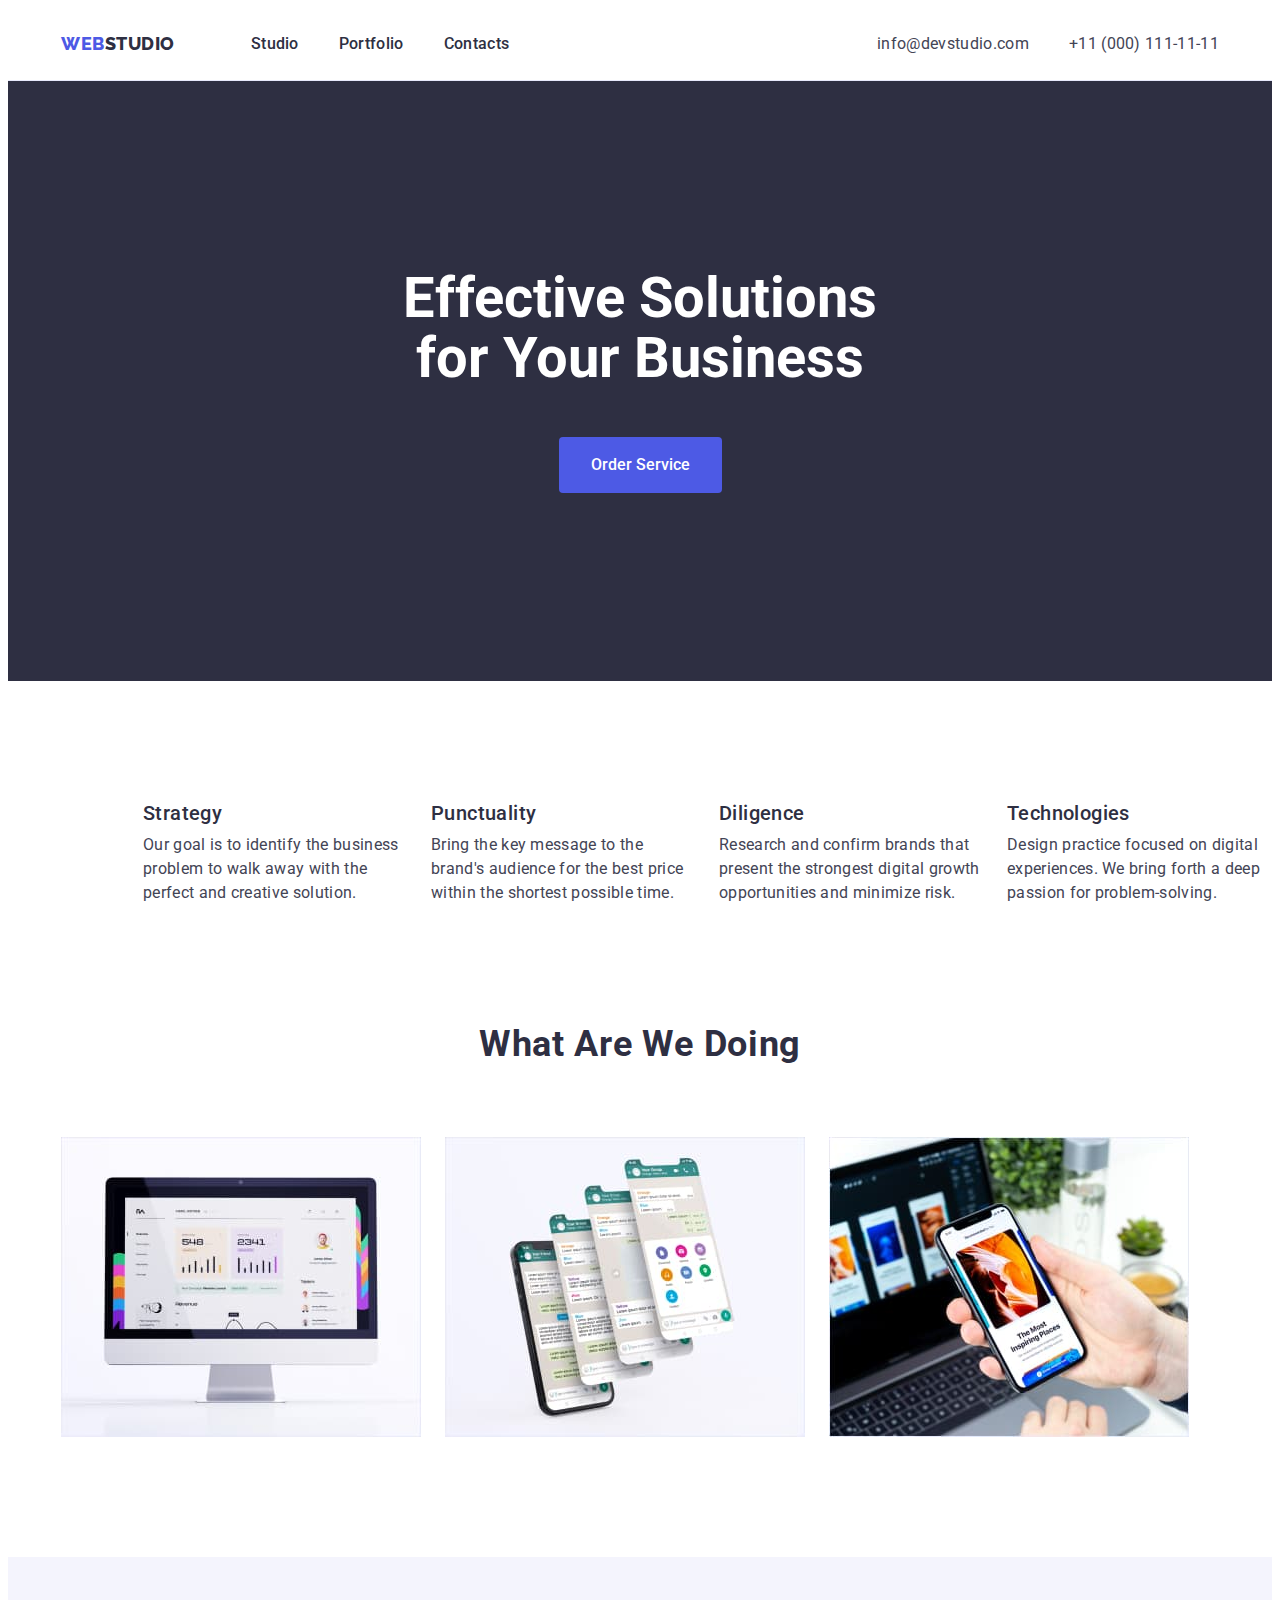
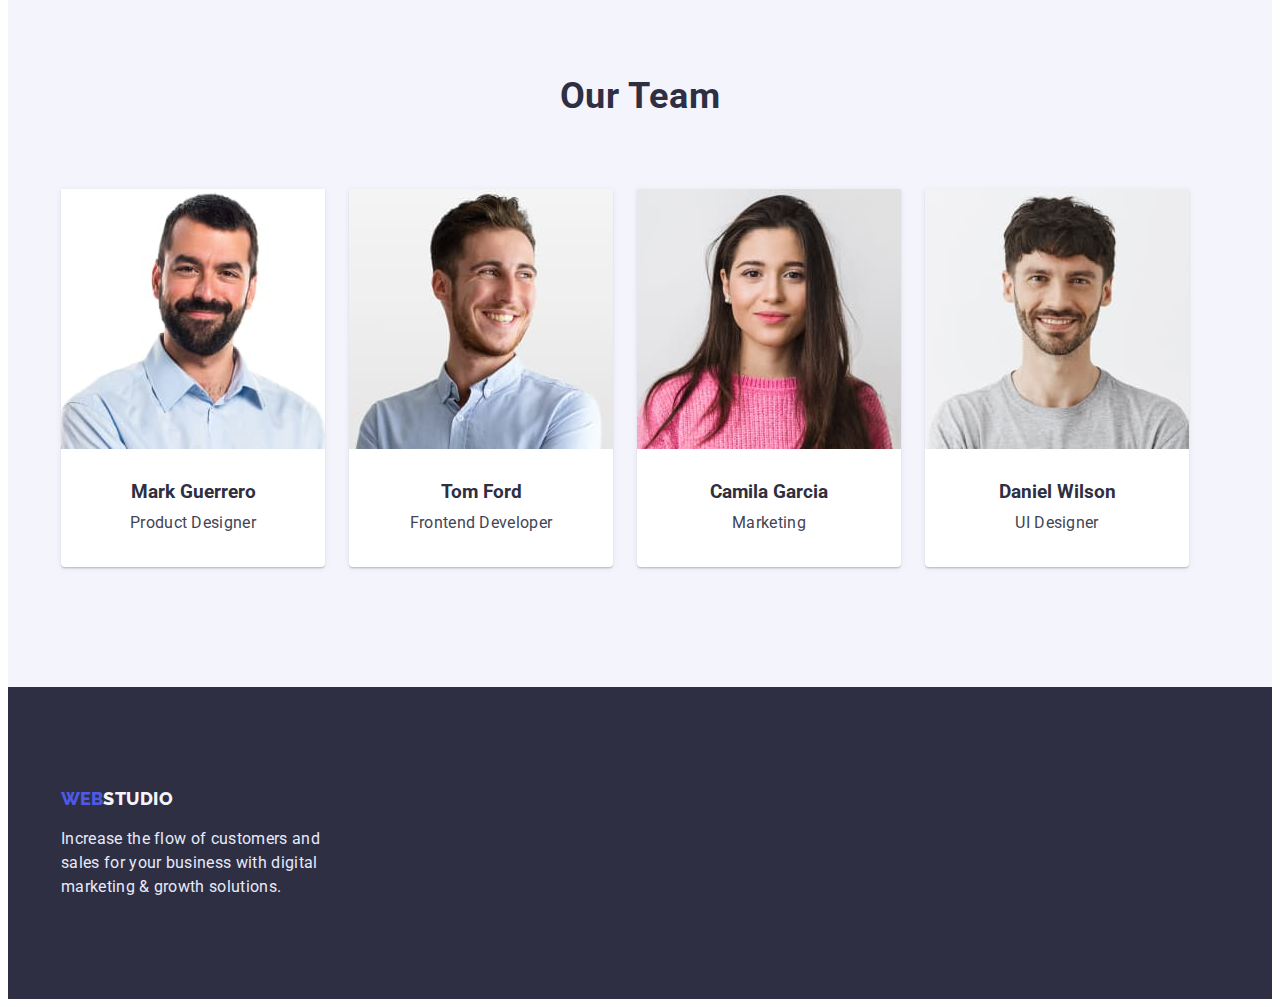
<file: index.html>
<!DOCTYPE html>
<html lang="en">
  <head>
    <meta charset="UTF-8" />
    <meta http-equiv="X-UA-Compatible" content="IE=edge" />
    <meta name="viewport" content="width=device-width, initial-scale=1.0" />
    <link rel="preconnect" href="https://fonts.googleapis.com" />
    <link rel="preconnect" href="https://fonts.gstatic.com" crossorigin />
    <link
      href="https://fonts.googleapis.com/css2?family=Raleway:wght@800&family=Roboto:wght@400;500;700;900&display=swap"
      rel="stylesheet"
    />
    <link
      rel="stylesheet"
      href="https://cdnjs.cloudflare.com/ajax/libs/modern-normalize/1.1.0/modern-normalize.min.css"
      integrity="sha512-wpPYUAdjBVSE4KJnH1VR1HeZfpl1ub8YT/NKx4PuQ5NmX2tKuGu6U/JRp5y+Y8XG2tV+wKQpNHVUX03MfMFn9Q=="
      crossorigin="anonymous"
      referrerpolicy="no-referrer"
    />
    <link rel="stylesheet" href="./css/styles.css" />
    <title>Студія</title>
  </head>
  <body>
    <header class="header-border">
      <div class="header-section container">
        <!-- nav block -->
        <a href="./index.html" class="logo-web"
          >Web<span class="logo-studio-color">Studio</span></a
        >
        <nav>
          <ul class="header-list">
            <li class="item">
              <a href="./index.html" class="header-link">Studio</a>
            </li>
            <li class="item">
              <a href="./portfolio.html" class="header-link">Portfolio</a>
            </li>
            <li class="item"><a href="" class="header-link">Contacts</a></li>
          </ul>
        </nav>
        <address class="header-contacts">
          <ul class="adress-list">
            <li class="item">
              <a href="mailto:info@devstudio.com" class="adress-link"
                >info@devstudio.com</a
              >
            </li>
            <li class="item">
              <a href="tel:+110001111111" class="adress-link"
                >+11 (000) 111-11-11</a
              >
            </li>
          </ul>
        </address>
      </div>
      <!-- Address block -->
    </header>
    <main>
      <!-- hero section -->
      <section class="hero-section">
       
          <h1 class="hero-title">Effective Solutions for Your Business</h1>
          <button type="button" class="order-button">Order Service</button>
      </section>
      <!-- main section -->
      <section class="advantage-section section">
        <div class="main container">
          <h2 class="visually-hidden">advantage</h2>
          <ul class="main-list">
            <li class="list-item">
              <h3 class="list-title">Strategy</h3>
              <p class="article-text">
                Our goal is to identify the business problem to walk away with
                the perfect and creative solution.
              </p>
            </li>
            <li class="list-item">
              <h3 class="list-title">Punctuality</h3>
              <p class="article-text">
                Bring the key message to the brand's audience for the best price
                within the shortest possible time.
              </p>
            </li>
            <li class="list-item">
              <h3 class="list-title">Diligence</h3>
              <p class="article-text">
                Research and confirm brands that present the strongest digital
                growth opportunities and minimize risk.
              </p>
            </li>
            <li class="list-item">
              <h3 class="list-title">Technologies</h3>
              <p class="article-text">
                Design practice focused on digital experiences. We bring forth a
                deep passion for problem-solving.
              </p>
            </li>
          </ul>
        </div>
        </section>
      <!-- </section> -->
      <!-- <section class="examples-section"> -->
        <section class="examples-section">
        <div class="examples container">
          <h2 class="examples-section-title">What are we doing</h2>
          <ul class="examples-list">
            <li class="item">
              <img src="./images/desktop.jpg" alt="desktop" width="360" class="examples-images"/>
            </li>
            <li class="item">
              <img src="./images/mobile.jpg" alt="mobile" width="360" class="examples-images" />
            </li>
            <li class="item">
              <img src="./images/blended.jpg" alt="blended" width="360" class="examples-images" />
            </li>
          </ul>
        </div>
      </section>
      <!-- OUR TEAM SECTION -->
      <section class="section-our-team">
        <div class=" container">
          <h2 class="team-title">Our Team</h2>
          <ul class="team-list">
            <li class="team-items">
              <img
                src="./images/mark-guerrero.jpg"
                alt="photo-Mark-Guerrero"
                width="264"
                class="team-image"
              />
              <h3 class="card-title">Mark Guerrero</h3>
              <p class="card-text">Product Designer</p>
            </li>
            <li class="team-items">
              <img
                src="./images/tom-ford.jpg"
                alt="photo-tom-ford"
                width="264"
                class="team-image" 
              />
              <h3 class="card-title">Tom Ford</h3>
              <p class="card-text">Frontend Developer</p>
            </li>
            <li class="team-items">
              <img
                src="./images/camila-garcia.jpg"
                alt="photo-Camila Garcia"
                width="264" class="team-image"
              />
              <h3 class="card-title">Camila Garcia</h3>
              <p class="card-text">Marketing</p>
            </li>
            <li class="team-items">
              <img
                src="./images/daniel-wilson.jpg"
                alt="photo-Daniel Wilson"
                width="264" class="team-image"
              />
              <h3 class="card-title">Daniel Wilson</h3>
              <p class="card-text">UI Designer</p>
            </li>
          </ul>
        </div>
      </section>
    </main>
    <footer>
      <section class="footer-section">
        <div class="footer container">
          <a href="./index.html" class="footer-logo"
            >Web<span class="footer-logo-studio-color">Studio</span></a
          >
          <p class="footer-text">
            Increase the flow of customers and sales for your business with
            digital marketing & growth solutions.
          </p>
        </div>
      </section>
    </footer>
  </body>
</html>
</file>
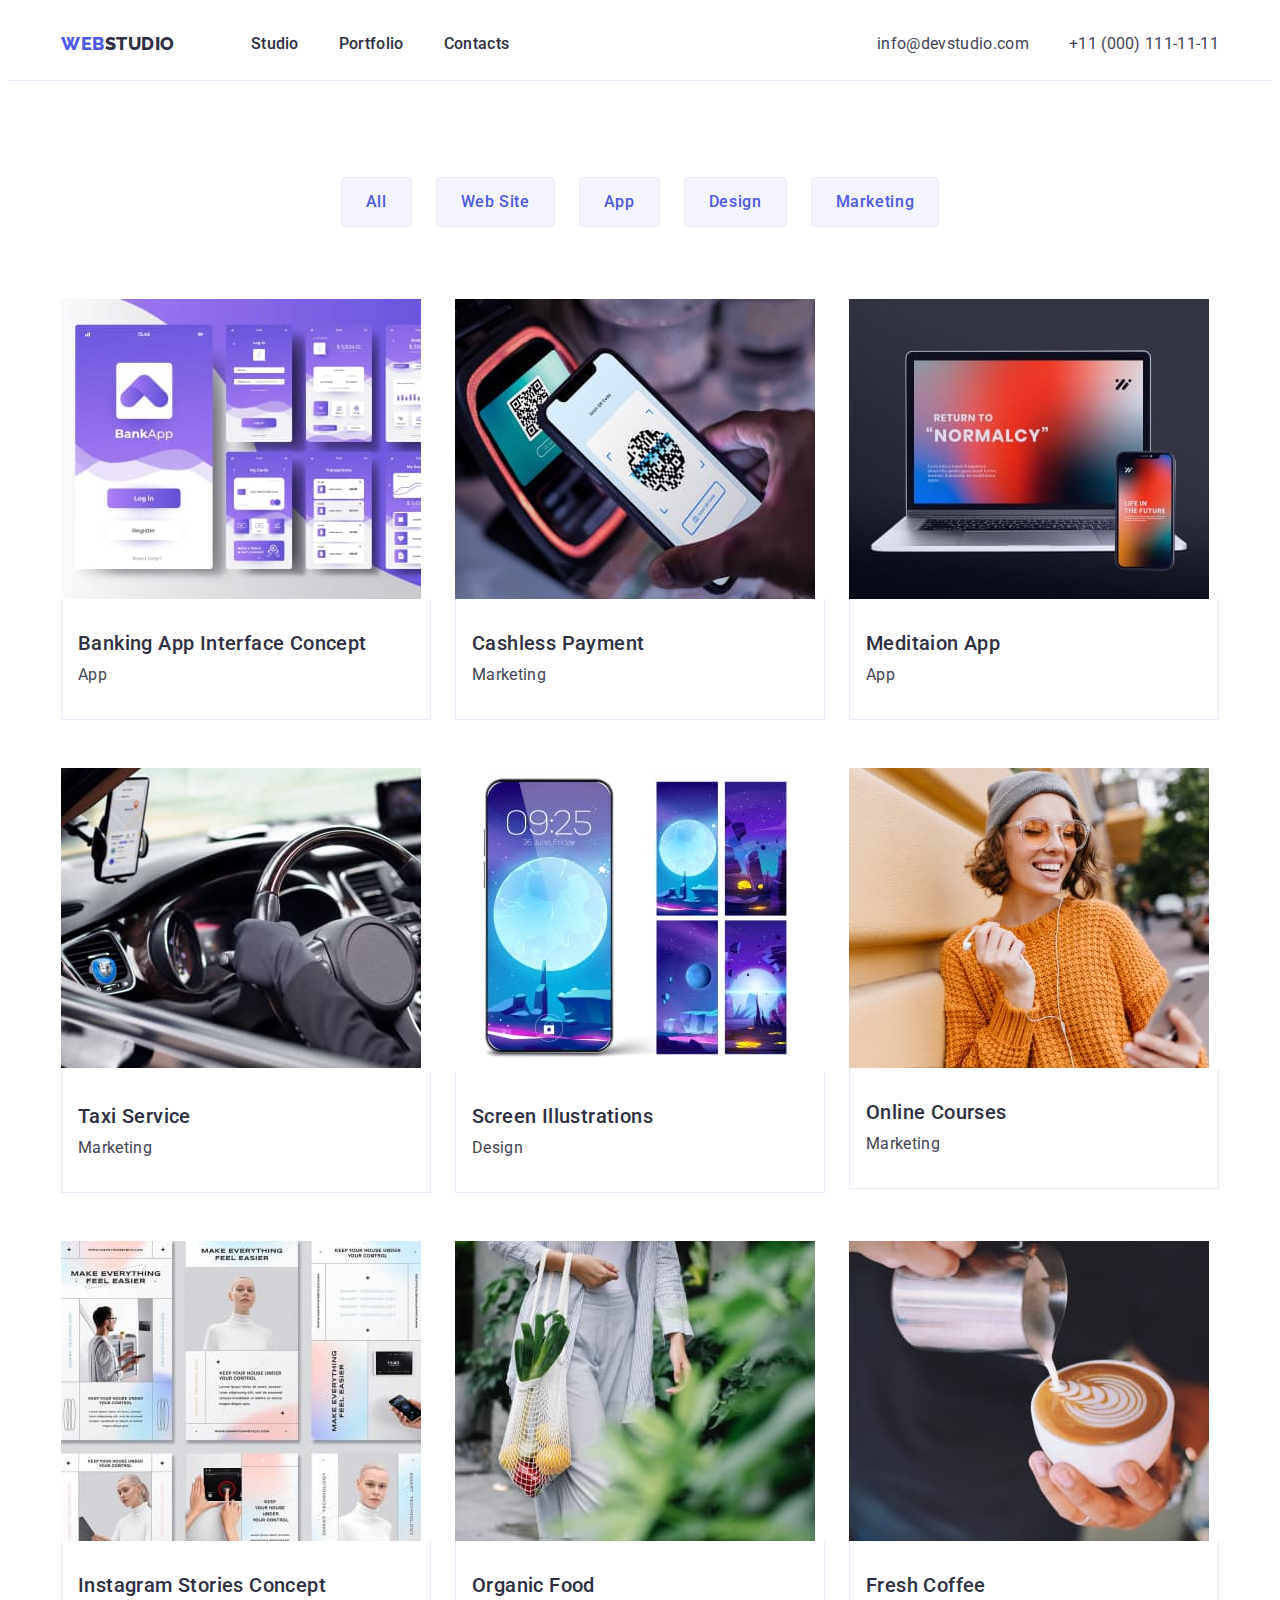
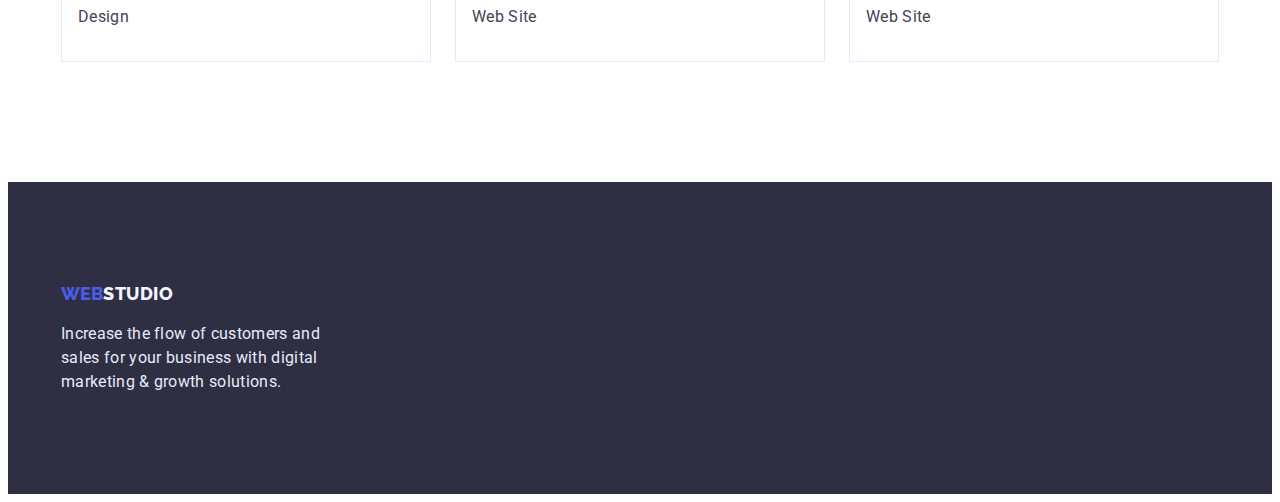
<file: portfolio.html>
<!DOCTYPE html>
<html lang="en">
  <head>
    <meta charset="UTF-8" />
    <meta http-equiv="X-UA-Compatible" content="IE=edge" />
    <meta name="viewport" content="width=device-width, initial-scale=1.0" />

    <link rel="preconnect" href="https://fonts.googleapis.com" />
    <link rel="preconnect" href="https://fonts.gstatic.com" crossorigin />
    <link
      href="https://fonts.googleapis.com/css2?family=Raleway:wght@800&family=Roboto:wght@400;500;700;900&display=swap"
      rel="stylesheet"
    />
    <link
      rel="stylesheet"
      href="https://cdnjs.cloudflare.com/ajax/libs/modern-normalize/1.1.0/modern-normalize.min.css"
      integrity="sha512-wpPYUAdjBVSE4KJnH1VR1HeZfpl1ub8YT/NKx4PuQ5NmX2tKuGu6U/JRp5y+Y8XG2tV+wKQpNHVUX03MfMFn9Q=="
      crossorigin="anonymous"
      referrerpolicy="no-referrer"
    />
    <link rel="stylesheet" href="./css/styles.css" />
    <title>Portfolio</title>
  </head>
  <body>
    <header class="header-border">
      <div class="header-section container">
        <!-- nav block -->
        <a href="./index.html" class="logo-web"
          >Web<span class="logo-studio-color">Studio</span></a
        >
        <nav>
          <ul class="header-list">
            <li class="item">
              <a href="./index.html" class="header-link">Studio</a>
            </li>
            <li class="item">
              <a href="./portfolio.html" class="header-link">Portfolio</a>
            </li>
            <li class="item"><a href="" class="header-link">Contacts</a></li>
          </ul>
        </nav>
        <address class="header-contacts">
          <ul class="adress-list">
            <li class="item">
              <a href="mailto:info@devstudio.com" class="adress-link"
                >info@devstudio.com</a
              >
            </li>
            <li class="item">
              <a href="tel:+110001111111" class="adress-link"
                >+11 (000) 111-11-11</a
              >
            </li>
          </ul>
        </address>
      </div>
      <!-- Address block -->
    </header>
    <main>
      <section class="portfolio-section">
        <div class="main container">
          <h1 class="visually-hidden">portfolio-main-page</h1>
          <ul class="portfolio-filtr">
            <li class="portfolio-item">
              <button type="button" class="portfolio-button">All</button>
            </li>
            <li class="portfolio-item">
              <button type="button" class="portfolio-button">Web Site</button>
            </li>
            <li class="portfolio-item">
              <button type="button" class="portfolio-button">App</button>
            </li>
            <li class="portfolio-item">
              <button type="button" class="portfolio-button">Design</button>
            </li>
            <li class="portfolio-item">
              <button type="button" class="portfolio-button">Marketing</button>
            </li>
          </ul>
          <!-- portfolio images -->
          <ul class="portfolio-images-list">
            <li class="images-item">
              <a href="" class="portfolio-link">
                <img
                  src="./images/banking-app.jpg"
                  alt="BankApp"
                  width="360"
                  class="portfolio-images"
                />
                <div class="border-card">
                  <h2 class="images-tittle">Banking App Interface Concept</h2>
                  <p class="article-text">App</p>
                </div>
              </a>
            </li>
            <li class="images-item">
              <a href="" class="portfolio-link">
                <img
                  src="./images/cashless-payment.jpg"
                  alt="PaymentApp"
                  width="360"
                  class="portfolio-images"
                />
                <div class="border-card">
                  <h2 class="images-tittle">Cashless Payment</h2>
                  <p class="article-text">Marketing</p>
                </div>
              </a>
            </li>
            <li class="images-item">
              <a href="" class="portfolio-link"
                ><img
                  src="./images/Meditaion-app.jpg"
                  alt="mobile-and-laptop-app"
                  width="360"
                  class="portfolio-images"
                />
                <div class="border-card">
                  <h2 class="images-tittle">Meditaion App</h2>
                  <p class="article-text">App</p>
                </div>
              </a>
            </li>
            <li class="images-item">
              <a href="" class="portfolio-link">
                <img
                  src="./images/taxi-service.jpg"
                  alt="taxi-driver"
                  width="360"
                />
                <div class="border-card">
                  <h2 class="images-tittle">Taxi Service</h2>
                  <p class="article-text">Marketing</p>
                </div></a
              >
            </li>
            <li class="images-item">
              <a href="" class="portfolio-link"
                ><img
                  src="./images/screen-illustrations.jpg"
                  alt="Illustrations"
                  width="360"
                />
                <div class="border-card">
                  <h2 class="images-tittle">Screen Illustrations</h2>
                  <p class="article-text">Design</p>
                </div></a
              >
            </li>
            <li class="images-item">
              <a href="" class="portfolio-link">
                <img
                  src="./images/online-courses.jpg"
                  alt="happy woman"
                  width="360"
                  class="portfolio-images"
                />
                <div class="border-card">
                  <h2 class="images-tittle">Online Courses</h2>
                  <p class="article-text">Marketing</p>
                </div></a
              >
            </li>
            <li class="images-item">
              <a href="" class="portfolio-link"
                ><img
                  src="./images/instagram-stories.jpg"
                  alt="stories-concept"
                  width="360"
                  class="portfolio-images"
                />
                <div class="border-card">
                  <h2 class="images-tittle">Instagram Stories Concept</h2>
                  <p class="article-text">Design</p>
                </div>
              </a>
            </li>
            <li class="images-item">
              <a href="" class="portfolio-link"
                ><img
                  src="./images/organic-food.jpg"
                  alt="fresh-food"
                  width="360"
                  class="portfolio-images"
                />
                <div class="border-card">
                  <h2 class="images-tittle">Organic Food</h2>
                  <p class="article-text">Web Site</p>
                </div>
              </a>
            </li>
            <li class="images-item">
              <a href="" class="portfolio-link"
                ><img
                  src="./images/fresh-coffee.jpg"
                  alt="fresh-coffee"
                  width="360"
                  class="portfolio-images"
                />
                <div class="border-card">
                  <h2 class="images-tittle">Fresh Coffee</h2>
                  <p class="article-text">Web Site</p>
                </div>
              </a>
            </li>
          </ul>
        </div>
      </section>
    </main>
    <footer>
      <section class="footer-section">
        <div class="footer container">
          <a href="./index.html" class="footer-logo"
            >Web<span class="footer-logo-studio-color">Studio</span></a
          >
          <p class="footer-text">
            Increase the flow of customers and sales for your business with
            digital marketing & growth solutions.
          </p>
        </div>
      </section>
    </footer>
  </body>
</html>
</file>
<file: css/styles.css>
:root{ --body-bg-color:#FFFFFF; 
    --main-text-color:#2E2F42;
    --text-color:#434455;
    --brand-color:#4D5AE5;
    --hover-color:#404BBF;
    --border-color:#E7E9FC;
    --white-text-color: #E7E9FC;
    --second-background-color:#2E2F42;
    --our-team-bg-color:#F4F4FD;
    --brand-color-white:#F4F4FD;
}
body {
    background-color: var(--body-bg-color);
    color: var(--main-text-color);
    font-family: 'Roboto', sans-serif;

}

.container{
   
    width: 1158px;
    margin: 0 auto;
    padding-left:15px;
    padding-right:15px;

}
.section{
    padding: 120px ;
}
/* header */

.header-border{
    border-bottom: 1px solid var(--border-color);}
.logo-studio-color{color:var(--main-text-color);}
.logo-web{ font-family: 'Raleway',sans-serif;
    font-weight: 800;
    font-size: 18px;
    line-height: 1.33;
    color:var(--brand-color);
    letter-spacing: 0.03em;
text-decoration: none;
text-transform: uppercase;
margin-right:76px;}

.header-section{
    display: flex;
    align-items: center;
}

.header-link {
    display: block;
    font-weight: 500;
    font-size: 16px;
    line-height:1.5;
letter-spacing: 0.02em;
color:var(--main-text-color);
 text-decoration: none;
padding: 24px 0;
}
.header-list{
    display:flex;
    list-style-type: none;
   padding: 0;
   margin: 0;
}

.header-list .item:not(:last-child){
 margin-right: 40px;
    }
.header-contacts{
    margin-left:auto;
    
}
.adress-list .item:not(:last-child) {
   margin-right:40px;
}
.main-nav{
    display: flex;
    align-items: center;
}
.header-link:hover,:focus{color:var(--hover-color);}

.adress-link{ display: block;
    font-style: normal;
    text-decoration: none;
    font-weight:400;
    font-size:16px;
    line-height:1.5;
color:var(--text-color);
letter-spacing: 0.02em;
padding: 24px 0;
}
.adress-list{
    display: flex;
    list-style-type: none;
   margin: 0;
   padding: 0;
    }


.adress-link:hover,:focus{color:var(--hover-color);}



/* Portfolio page */
.portfolio-section{
    padding-top: 96px;
    padding-bottom: 120px;
}
.portfolio-filtr{
    display: flex;
    justify-content: center;
list-style: none;
padding: 0;
margin: 0;

}
.portfolio-button{ font-family: inherit;
        font-weight: 500;
        font-size: 16px;
        line-height: 1.5;
        color:var(--brand-color);
         border: 1px solid  var(--border-color);
            border-radius:4px;
            letter-spacing:0.04em;
        padding: 12px 24px;
        background-color: var(--our-team-bg-color);
    }
    .portfolio-item:not(:last-child){
        margin-right: 24px;  
    }

 .portfolio-button:hover{background-color:var(--hover-color);
color:var(--body-bg-color);
cursor: pointer;
border-color: transparent;
}
.portfolio-button:focus{ background-color: var(--hover-color);
    color: var(--body-bg-color);
    border-color: transparent;

}
.portfolio-images-list{ display: flex;
    flex-wrap: wrap;
    list-style: none;
    gap:48px  24px;
    padding: 0;
    margin-top:72px;
    margin-bottom: 0;
   
   
}

.portfolio-link {
    background: var(--body-bg-color);
    width: 360px;
    letter-spacing: 0.02em;
    text-decoration: none;
}
.portfolio-images{
    display: block;
}
.images-tittle{
        font-weight: 500;
        font-size: 20px;
        line-height:1.2;
        letter-spacing: 0.02em;
        color: var(--main-text-color);
        margin: 0;
}
.images-item{
    flex-basis:calc(( 100% - 48px)/3);
}
.border-card{
    border-right: 1px solid var(--border-color);
    border-bottom: 1px solid var(--border-color);
    border-left: 1px solid var(--border-color);
    padding: 32px 16px;
}

/* Footer */
.footer-section{background-color: var(--second-background-color);
   padding-top: 100px;
   padding-bottom: 100px;
}
.footer-text{
    width: 264px;
    font-size: 16px;
    line-height:1.5;
letter-spacing: 0.02em;
color: var(--white-text-color);
margin-top:16px;
margin-bottom: 0;
margin-right: auto;}
.footer-logo{ 
    
    font-family: 'Raleway', sans-serif;
    font-weight: 800;
    font-size: 18px;
    line-height: 1.33;
    color: var(--brand-color);
    text-decoration: none;
    text-transform: uppercase;
}
.footer-logo-studio-color{
    font-family: 'Raleway' , sans-serif;
        font-weight: 800;
        font-size: 18px;
        line-height: 1.16;
        letter-spacing: 0.03em;
            text-transform: uppercase;
            color:var(--brand-color-white)
}



/* Hero Section */

.hero-section{background: var(--second-background-color);
    text-align: center;
padding-top:188px;
padding-bottom: 188px;
}
.hero-title{
    font-weight: 700;
    font-size: 56px;
    line-height:1.07;
color:var(--body-bg-color);
letter-spacing: 2%;
width: 496px;
margin:0 auto;
}
.order-button{
    background-color:var(--brand-color);
    font-weight: 500;
        font-size: 16px;
        line-height:1.5;
        color: var(--body-bg-color);
        cursor: pointer;
        font-family: inherit;
        margin-top: 48px;
        padding: 16px 32px;
       border-style: none;
    border-radius: 4px;

}
.order-button:hover{background: var(--hover-color);}

/* Main Section */


.main-list{list-style: none;
display: flex;
margin:0;
padding: 0;

}
.list-item{width:264px;
}
.list-item:not(:last-child){
    margin-right: 24px;
}

.list-title{font-weight: 500;
    font-size: 20px;
    line-height:1.2;
letter-spacing: 0.02em;
color:var(--main-text-color);
margin:0;
}
.article-text {
    font-size:16px;
    line-height: 1.5;
    color: var(--text-color);
    letter-spacing: 0.02em;
margin-top:8px;
margin-bottom: 0;


}

/* Examples*/
.examples-section{
    padding-top:0 ;
    padding-bottom: 120px;
}
.examples-section-title{text-align: center;
    margin:0;
    font-weight: 700;
        font-size: 36px;
        line-height: 1.11;
        text-transform: capitalize;
        letter-spacing: 0.02em;
}
.examples-list{ display:flex;
    list-style: none;
 margin-top:72px;
 margin-bottom: 0;
 padding: 0;

}
.examples-images{
    display: block;
    row-gap:24px;
        max-width: 100%;
            height: auto;
        }

.examples-list .item:not(:last-child){
    margin-right:24px;
}
.section-items{
    display: flex;
    list-style: none;
}
.section-items:not(:last-child){
    margin-right:24px;
}

.team-title{
    font-weight: 700;
        font-size: 36px;
        line-height: 1.11;
        text-transform: capitalize;
        letter-spacing: 0.02em;
        text-align: center;
        margin: 0;
        ;
}
.section-our-team{ background-color:var(--our-team-bg-color);
    padding-top: 120px;
    padding-bottom: 120px;
}
.team-list{display: flex;
    list-style: none;
    margin-top:72px;
    padding: 0;
    margin-bottom: 0;
}

.team-items{
    background-color: var(--body-bg-color);
    box-shadow: 0px 1px 6px rgba(46, 47, 66, 0.08), 0px 1px 1px rgba(46, 47, 66, 0.16), 0px 2px 1px rgba(46, 47, 66, 0.08);
        border-radius: 0px 0px 4px 4px;
        text-align: center; 
        padding-bottom: 32px;
}
.team-items:not(:last-child){
margin-right: 24px;
}
.team-image{
        display: block;
    max-width: 100%;
    height: auto;
}
.card-title{margin-top: 32px;
    margin-bottom: 0;

}
.card-text{ 
    font-family: 'Roboto';
    font-weight: 400;
    font-size: 16px;
    line-height:1.5;
    letter-spacing: 0.02em;
    margin-top: 8px;
    margin-bottom: 0;
    color: var(--text-color);
    }
.visually-hidden{
position: absolute;
    white-space: nowrap;
    width: 1px;
    height: 1px;
    overflow: hidden;
    border: 0;
    padding: 0;
    clip: rect(0 0 0 0);
    clip-path: inset(50%);
    margin: -1px;
}
</file>
